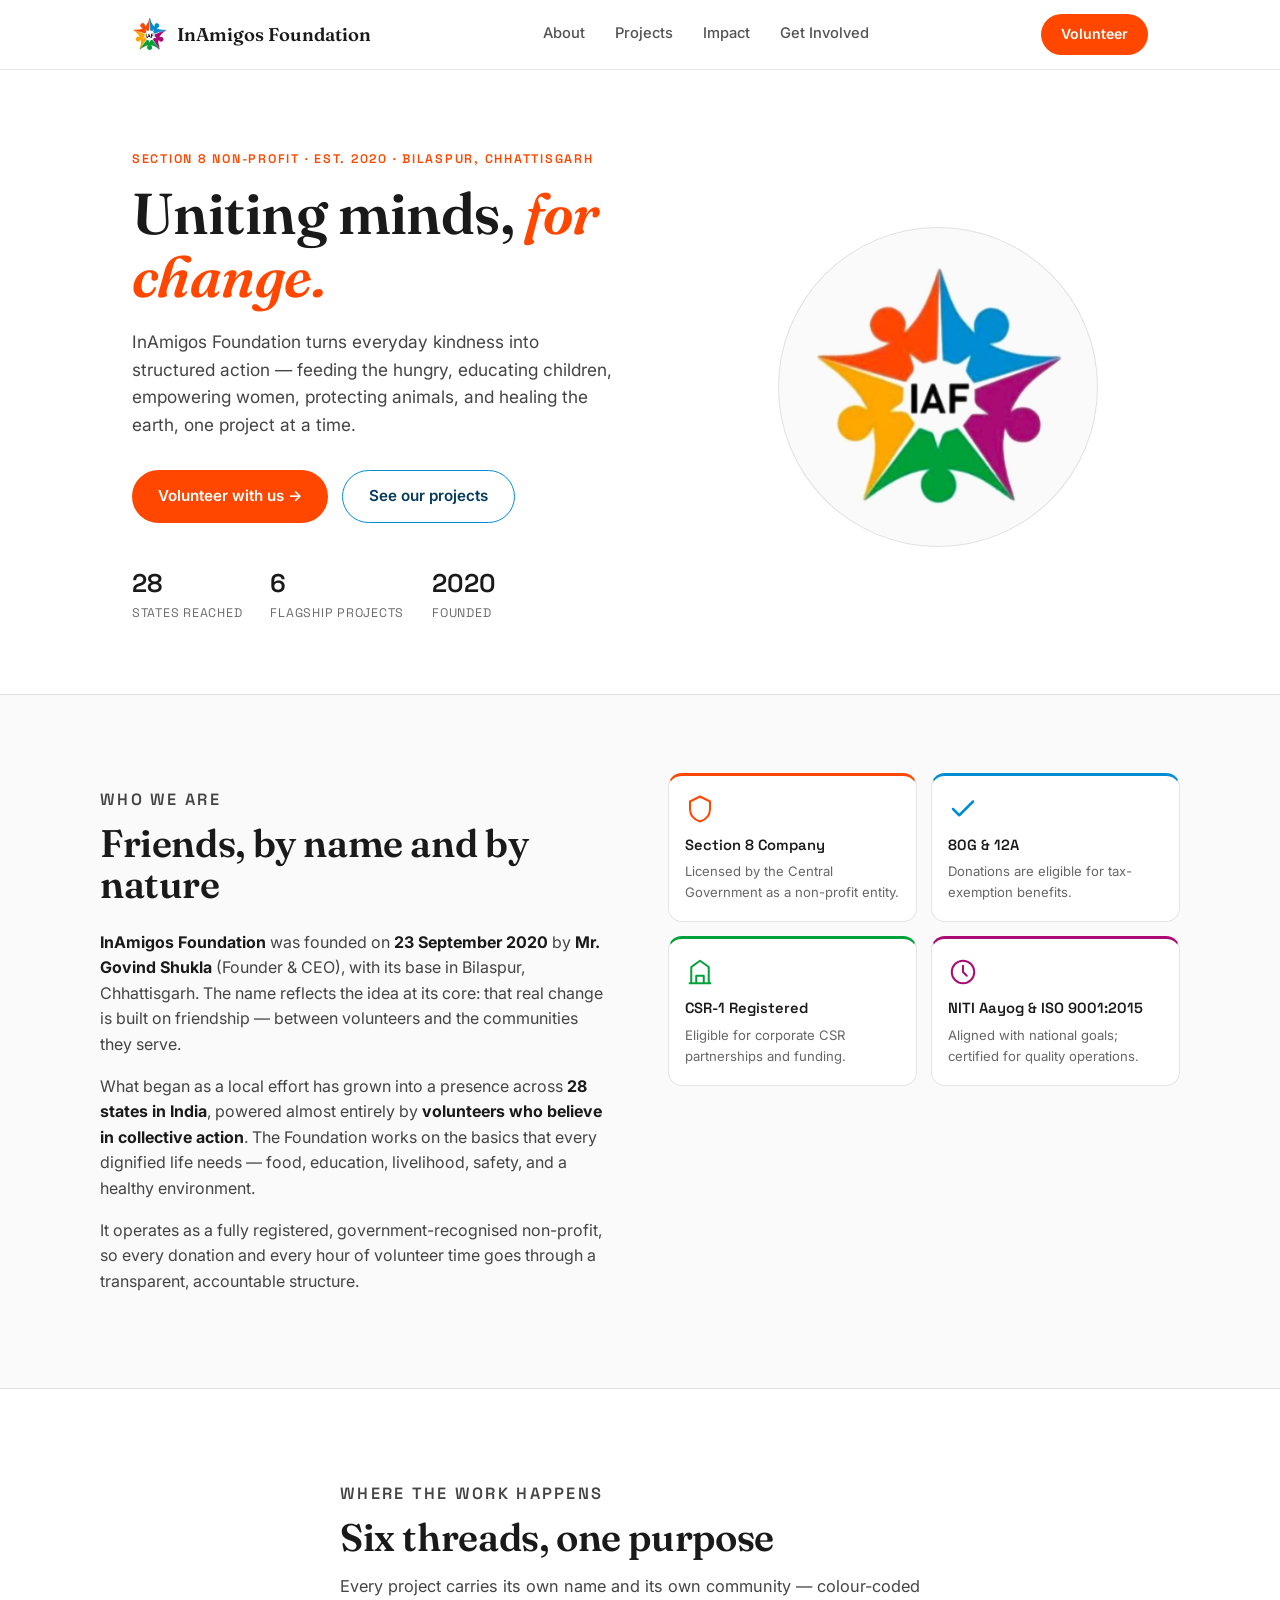
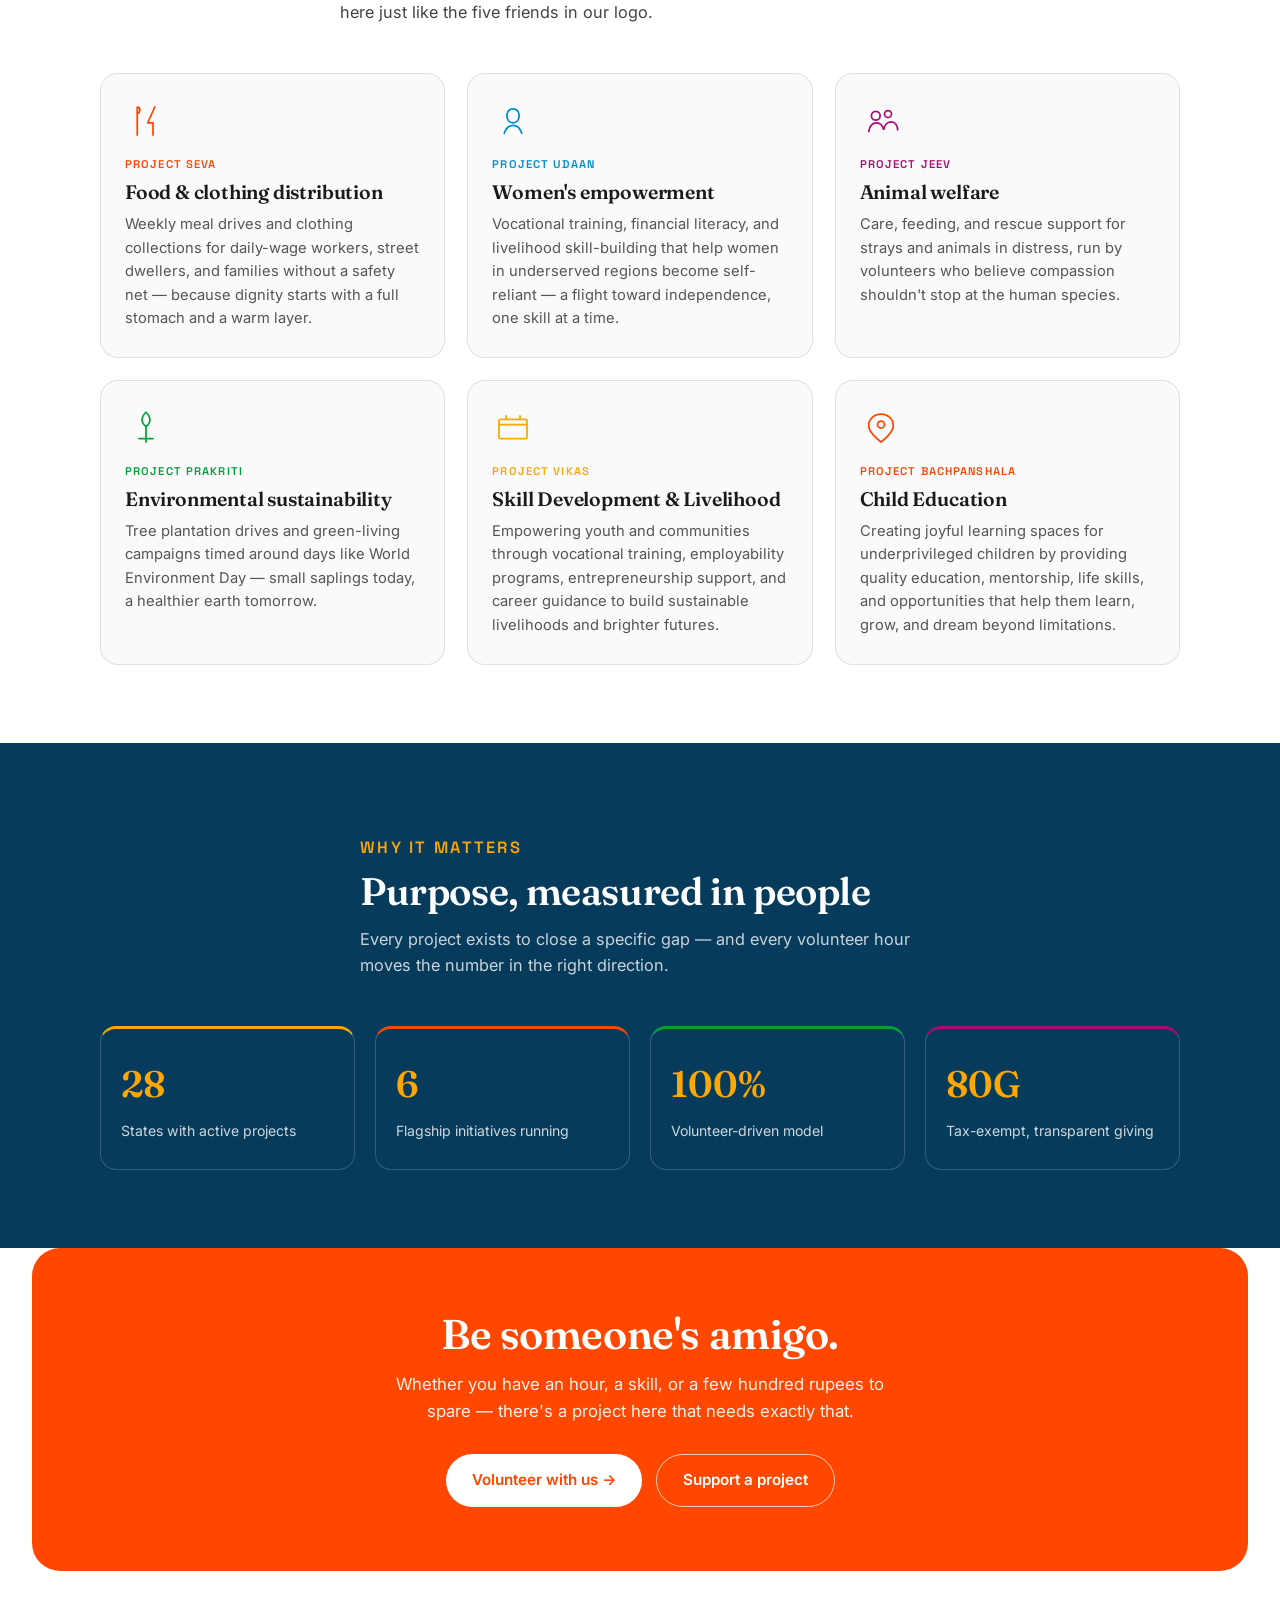
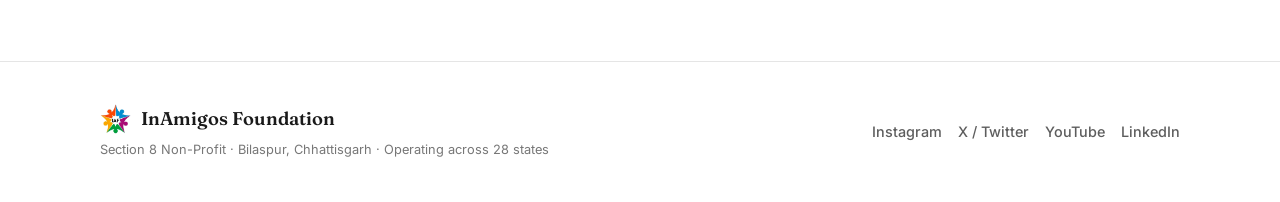
<file: index.html>
<!DOCTYPE html>
<html lang="en">
<head>
<meta charset="UTF-8">
<meta name="viewport" content="width=device-width, initial-scale=1.0">
<title>InAmigos Foundation — Uniting Minds For Change</title>
<link rel="preconnect" href="https://fonts.googleapis.com">
<link rel="preconnect" href="https://fonts.gstatic.com" crossorigin>
<link href="https://fonts.googleapis.com/css2?family=Fraunces:opsz,wght@9..144,400;9..144,500;9..144,600;9..144,700&family=Inter:wght@400;500;600;700&family=Space+Grotesk:wght@500;600&display=swap" rel="stylesheet">
<link rel="stylesheet" href="style.css">
</head>
<body>

<header>
  <nav>
    <div class="logo"><img src="iaf-icon.png" alt="InAmigos Foundation logo"> InAmigos Foundation</div>
    <div class="navlinks">
      <a href="#about">About</a>
      <a href="#projects">Projects</a>
      <a href="#impact">Impact</a>
      <a href="#involved">Get Involved</a>
    </div>
    <a href="#involved" class="nav-cta">Volunteer</a>
  </nav>
</header>

<!-- HERO -->
<section class="hero">
  <div class="hero-grid">
    <div>
      <p class="eyebrow">Section 8 Non-Profit · Est. 2020 · Bilaspur, Chhattisgarh</p>
      <h1>Uniting minds, <em>for change.</em></h1>
      <p class="lede">InAmigos Foundation turns everyday kindness into structured action — feeding the hungry, educating children, empowering women, protecting animals, and healing the earth, one project at a time.</p>
      <div class="hero-ctas">
        <a href="#involved" class="btn btn-primary">Volunteer with us →</a>
        <a href="#projects" class="btn btn-outline">See our projects</a>
      </div>
      <div class="hero-badge-strip">
        <div class="hb-item"><div class="hb-num">28</div><div class="hb-label">States reached</div></div>
        <div class="hb-item"><div class="hb-num">6</div><div class="hb-label">Flagship projects</div></div>
        <div class="hb-item"><div class="hb-num">2020</div><div class="hb-label">Founded</div></div>
      </div>
    </div>
    <div class="hero-visual">
      <div class="ring">
        <img src="iaf-icon.png" alt="The five InAmigos Foundation figures forming a star around the IAF mark">
      </div>
    </div>
  </div>
</section>

<!-- ABOUT -->
<section class="about" id="about">
  <div class="about-grid">
    <div>
      <div class="section-head" style="margin-bottom:24px;">
        <p class="eyebrow">Who we are</p>
        <h2>Friends, by name and by nature</h2>
      </div>
      <div class="about-text">
        <p><strong>InAmigos Foundation</strong> was founded on <strong>23 September 2020</strong> by <strong>Mr. Govind Shukla</strong> (Founder &amp; CEO), with its base in Bilaspur, Chhattisgarh. The name reflects the idea at its core: that real change is built on friendship — between volunteers and the communities they serve.</p>
        <p>What began as a local effort has grown into a presence across <strong>28 states in India</strong>, powered almost entirely by <strong>volunteers who believe in collective action</strong>. The Foundation works on the basics that every dignified life needs — food, education, livelihood, safety, and a healthy environment.</p>
        <p>It operates as a fully registered, government-recognised non-profit, so every donation and every hour of volunteer time goes through a transparent, accountable structure.</p>
      </div>
    </div>
    <div>
      <div class="cert-grid">
        <div class="cert">
          <svg class="cert-icon" viewBox="0 0 24 24" fill="none"><path d="M12 2L4 6v6c0 5 3.5 8.5 8 10 4.5-1.5 8-5 8-10V6l-8-4z" stroke="#FF4700" stroke-width="1.6" stroke-linejoin="round"/></svg>
          <h4>Section 8 Company</h4>
          <p>Licensed by the Central Government as a non-profit entity.</p>
        </div>
        <div class="cert">
          <svg class="cert-icon" viewBox="0 0 24 24" fill="none"><path d="M4 12l5 5L20 6" stroke="#008DD4" stroke-width="2" stroke-linecap="round" stroke-linejoin="round"/></svg>
          <h4>80G &amp; 12A</h4>
          <p>Donations are eligible for tax-exemption benefits.</p>
        </div>
        <div class="cert">
          <svg class="cert-icon" viewBox="0 0 24 24" fill="none"><path d="M3 21h18M5 21V8l7-5 7 5v13M9 21v-6h6v6" stroke="#00A13A" stroke-width="1.6" stroke-linejoin="round"/></svg>
          <h4>CSR-1 Registered</h4>
          <p>Eligible for corporate CSR partnerships and funding.</p>
        </div>
        <div class="cert">
          <svg class="cert-icon" viewBox="0 0 24 24" fill="none"><circle cx="12" cy="12" r="9" stroke="#AB0B75" stroke-width="1.6"/><path d="M12 7v5l3 3" stroke="#AB0B75" stroke-width="1.6" stroke-linecap="round"/></svg>
          <h4>NITI Aayog &amp; ISO 9001:2015</h4>
          <p>Aligned with national goals; certified for quality operations.</p>
        </div>
      </div>
    </div>
  </div>
</section>

<!-- PROJECTS -->
<section id="projects">
  <div class="section-head wrap" style="padding:0;max-width:600px;margin-left:auto;margin-right:auto;margin-bottom:48px;text-align:left;">
    <p class="eyebrow">Where the work happens</p>
    <h2>Six threads, one purpose</h2>
    <p>Every project carries its own name and its own community — colour-coded here just like the five friends in our logo.</p>
  </div>

  <div class="projects-grid">

    <div class="pcard c-orange">
      <svg class="picon" viewBox="0 0 48 48" fill="none"><path d="M14 8v32M14 8c4 0 4 6 0 8M34 8l-8 18h6v14" stroke="#FF4700" stroke-width="2" stroke-linecap="round" stroke-linejoin="round"/></svg>
      <p class="tag">Project SEVA</p>
      <h3>Food &amp; clothing distribution</h3>
      <p>Weekly meal drives and clothing collections for daily-wage workers, street dwellers, and families without a safety net — because dignity starts with a full stomach and a warm layer.</p>
    </div>

    <div class="pcard c-blue">
      <svg class="picon" viewBox="0 0 48 48" fill="none"><path d="M24 10c-7 0-7 8-7 8s0 8 7 8 7-8 7-8-0-8-7-8z" stroke="#008DD4" stroke-width="2"/><path d="M14 38c2-6 6-9 10-9s8 3 10 9" stroke="#008DD4" stroke-width="2" stroke-linecap="round"/></svg>
      <p class="tag">Project Udaan</p>
      <h3>Women's empowerment</h3>
      <p>Vocational training, financial literacy, and livelihood skill-building that help women in underserved regions become self-reliant — a flight toward independence, one skill at a time.</p>
    </div>

    <div class="pcard c-magenta">
      <svg class="picon" viewBox="0 0 48 48" fill="none"><circle cx="18" cy="18" r="5" stroke="#AB0B75" stroke-width="2"/><circle cx="32" cy="16" r="4" stroke="#AB0B75" stroke-width="2"/><path d="M10 36c1-7 5-10 9-10s7 3 8 8c1-6 5-9 9-9s7 4 7 9" stroke="#AB0B75" stroke-width="2" stroke-linecap="round"/></svg>
      <p class="tag">Project Jeev</p>
      <h3>Animal welfare</h3>
      <p>Care, feeding, and rescue support for strays and animals in distress, run by volunteers who believe compassion shouldn't stop at the human species.</p>
    </div>

    <div class="pcard c-green">
      <svg class="picon" viewBox="0 0 48 48" fill="none"><path d="M24 6c6 6 6 12 0 16-6-4-6-10 0-16z" stroke="#00A13A" stroke-width="2" stroke-linejoin="round"/><path d="M24 22v18M16 36h16" stroke="#00A13A" stroke-width="2" stroke-linecap="round"/></svg>
      <p class="tag">Project Prakriti</p>
      <h3>Environmental sustainability</h3>
      <p>Tree plantation drives and green-living campaigns timed around days like World Environment Day — small saplings today, a healthier earth tomorrow.</p>
    </div>
<div class="pcard c-yellow">
  <svg class="picon" viewBox="0 0 48 48" fill="none">
    <rect x="8" y="14" width="32" height="22" rx="2" stroke="#FEA700" stroke-width="2"/>
    <path d="M8 20h32M16 14V10M32 14V10" stroke="#FEA700" stroke-width="2" stroke-linecap="round"/>
  </svg>
  <p class="tag">Project VIKAS</p>
  <h3>Skill Development & Livelihood</h3>
  <p>
    Empowering youth and communities through vocational training, employability programs,
    entrepreneurship support, and career guidance to build sustainable livelihoods and brighter futures.
  </p>
</div>

<div class="pcard c-orange">
  <svg class="picon" viewBox="0 0 48 48" fill="none">
    <path d="M24 8c8 0 14 6 14 13 0 9-14 19-14 19S10 30 10 21c0-7 6-13 14-13z"
          stroke="#FF4700" stroke-width="2" stroke-linejoin="round"/>
    <circle cx="24" cy="20" r="4" stroke="#FF4700" stroke-width="2"/>
  </svg>
  <p class="tag">Project Bachpanshala</p>
  <h3>Child Education</h3>
  <p>
    Creating joyful learning spaces for underprivileged children by providing quality education,
    mentorship, life skills, and opportunities that help them learn, grow, and dream beyond limitations.
  </p>
</div>

  </div>
</section>

<!-- IMPACT -->
<section class="impact" id="impact">
  <div class="section-head wrap" style="padding:0;max-width:560px;margin-left:auto;margin-right:auto;margin-bottom:48px;">
    <p class="eyebrow" style="color:#FEA700;">Why it matters</p>
    <h2>Purpose, measured in people</h2>
    <p>Every project exists to close a specific gap — and every volunteer hour moves the number in the right direction.</p>
  </div>
  <div class="impact-grid">
    <div class="istat"><div class="num">28</div><div class="label">States with active projects</div></div>
    <div class="istat"><div class="num">6</div><div class="label">Flagship initiatives running</div></div>
    <div class="istat"><div class="num">100%</div><div class="label">Volunteer-driven model</div></div>
    <div class="istat"><div class="num">80G</div><div class="label">Tax-exempt, transparent giving</div></div>
  </div>
</section>

<!-- CTA -->
<div class="cta" id="involved">
  <h2>Be someone's amigo.</h2>
  <p>Whether you have an hour, a skill, or a few hundred rupees to spare — there's a project here that needs exactly that.</p>
  <div class="cta-ctas">
    <a href="#" class="btn btn-primary">Volunteer with us →</a>
    <a href="#" class="btn btn-outline">Support a project</a>
  </div>
</div>

<footer>
  <div class="footer-grid">
    <div>
      <div class="logo"><img src="iaf-icon.png" alt="InAmigos Foundation logo"> InAmigos Foundation</div>
      <p class="foot-note">Section 8 Non-Profit · Bilaspur, Chhattisgarh · Operating across 28 states</p>
    </div>
    <div class="social">
      <a href="#">Instagram</a>
      <a href="#">X / Twitter</a>
      <a href="#">YouTube</a>
      <a href="#">LinkedIn</a>
    </div>
  </div>
</footer>

</body>
</html>
</file>
<file: style.css>
/* ======================================
   InAmigos Foundation — Awareness Page
   Stylesheet — colors matched to the
   official IAF star logo
====================================== */

:root{
  --orange:  #FF4700;   /* logo: top-left figure   */
  --blue:    #008DD4;   /* logo: top-right figure  */
  --magenta: #AB0B75;   /* logo: right figure      */
  --green:   #00A13A;   /* logo: bottom figure      */
  --yellow:  #FEA700;   /* logo: left figure        */
  --ink:     #1A1A1A;   /* logo: "IAF" wordmark      */
  --blue-deep: #073B5C; /* darkened blue for contrast sections */
  --paper:   #FFFFFF;
  --card:    #FAFAFA;
  --line:    rgba(0,0,0,0.10);
}

*{margin:0;padding:0;box-sizing:border-box;}

html{scroll-behavior:smooth;}

body{
  background:var(--paper);
  color:var(--ink);
  font-family:'Inter',sans-serif;
  line-height:1.6;
  -webkit-font-smoothing:antialiased;
}

h1,h2,h3{
  font-family:'Fraunces',serif;
  font-weight:600;
  line-height:1.08;
  letter-spacing:-0.01em;
}

.eyebrow{
  font-family:'Space Grotesk',sans-serif;
  font-size:0.78rem;
  font-weight:600;
  letter-spacing:0.14em;
  text-transform:uppercase;
  color:var(--orange);
}

a{color:inherit;text-decoration:none;}
img,svg{display:block;}

.wrap{
  max-width:1080px;
  margin:0 auto;
  padding:0 32px;
}

/* ---------- NAV ---------- */
header{
  position:sticky;top:0;z-index:50;
  background:rgba(255,255,255,0.92);
  backdrop-filter:blur(8px);
  border-bottom:1px solid var(--line);
}
nav{
  display:flex;align-items:center;justify-content:space-between;
  padding:14px 32px;
  max-width:1080px;margin:0 auto;
}
.logo{
  display:flex;align-items:center;gap:10px;
  font-family:'Fraunces',serif;font-weight:600;font-size:1.15rem;
  color:var(--ink);
}
.logo img{height:34px;width:auto;}
.navlinks{display:flex;gap:30px;font-size:0.92rem;font-weight:500;}
.navlinks a{color:var(--ink);opacity:0.75;transition:opacity .2s;}
.navlinks a:hover{opacity:1;}
.nav-cta{
  background:var(--orange);color:#fff;
  padding:9px 20px;border-radius:100px;
  font-size:0.88rem;font-weight:600;
}
@media (max-width:720px){ .navlinks{display:none;} }

/* ---------- HERO ---------- */
.hero{
  padding:80px 32px 70px;
  max-width:1080px;margin:0 auto;
  position:relative;
}
.hero-grid{
  display:grid;grid-template-columns:1.3fr 1fr;gap:48px;align-items:center;
}
.hero h1{
  font-size:clamp(2.3rem,5vw,3.6rem);
  color:var(--ink);
  margin-top:14px;
}
.hero h1 em{
  font-style:italic;color:var(--orange);
}
.hero p.lede{
  margin-top:20px;font-size:1.08rem;max-width:480px;color:#444;
}
.hero-ctas{margin-top:32px;display:flex;gap:14px;flex-wrap:wrap;}
.btn{
  display:inline-flex;align-items:center;gap:8px;
  padding:13px 26px;border-radius:100px;
  font-weight:600;font-size:0.95rem;
  transition:transform .15s ease, box-shadow .15s ease;
}
.btn-primary{background:var(--orange);color:#fff;}
.btn-primary:hover{transform:translateY(-2px);box-shadow:0 8px 20px rgba(255,71,0,0.32);}
.btn-outline{border:1.5px solid var(--blue);color:var(--blue-deep);}
.btn-outline:hover{transform:translateY(-2px);background:rgba(0,141,212,0.08);}

.hero-badge-strip{
  margin-top:40px;display:flex;gap:28px;flex-wrap:wrap;
  font-family:'Space Grotesk',sans-serif;
}
.hb-num{font-size:1.6rem;font-weight:600;color:var(--ink);}
.hb-label{font-size:0.78rem;color:#6b6b6b;text-transform:uppercase;letter-spacing:0.06em;}

.hero-visual{
  position:relative;
  display:flex;align-items:center;justify-content:center;
}
.hero-visual .ring{
  position:relative;
  width:100%;max-width:320px;
  aspect-ratio:1/1;
  border-radius:50%;
  background:var(--card);
  border:1px solid var(--line);
  display:flex;align-items:center;justify-content:center;
  padding:30px;
}
.hero-visual img{width:100%;height:auto;}

/* ---------- SECTION COMMON ---------- */
section{padding:78px 32px;}
.section-head{max-width:600px;margin-bottom:48px;}
.section-head h2{font-size:clamp(1.7rem,3.4vw,2.4rem);color:var(--ink);margin-top:10px;}
.section-head p{margin-top:14px;color:#444;font-size:1.02rem;}

/* ---------- ABOUT ---------- */
.about{background:var(--card);border-top:1px solid var(--line);border-bottom:1px solid var(--line);}
.about-grid{display:grid;grid-template-columns:1fr 1fr;gap:56px;max-width:1080px;margin:0 auto;align-items:start;}
.about-text p{color:#444;margin-bottom:16px;}
.about-text strong{color:var(--ink);}
.cert-grid{display:grid;grid-template-columns:1fr 1fr;gap:14px;}
.cert{
  border:1px solid var(--line);background:var(--paper);
  border-radius:14px;padding:18px 16px;
  border-top:3px solid var(--orange);
}
.cert:nth-child(2){border-top-color:var(--blue);}
.cert:nth-child(3){border-top-color:var(--green);}
.cert:nth-child(4){border-top-color:var(--magenta);}
.cert-icon{width:30px;height:30px;margin-bottom:10px;}
.cert h4{font-family:'Space Grotesk',sans-serif;font-size:0.92rem;font-weight:600;color:var(--ink);}
.cert p{font-size:0.82rem;color:#666;margin-top:4px;}

@media (max-width:760px){ .about-grid{grid-template-columns:1fr;} }

/* ---------- PROJECTS ---------- */
.projects-grid{
  display:grid;grid-template-columns:repeat(3,1fr);gap:22px;
  max-width:1080px;margin:0 auto;
}
.pcard{
  background:var(--card);
  border:1px solid var(--line);
  border-radius:18px;
  padding:26px 24px;
  position:relative;
  overflow:hidden;
  transition:transform .2s ease, box-shadow .2s ease;
}
.pcard:hover{transform:translateY(-4px);box-shadow:0 14px 28px rgba(0,0,0,0.10);}
.pcard .tag{
  font-family:'Space Grotesk',sans-serif;font-size:0.7rem;font-weight:600;
  letter-spacing:0.1em;text-transform:uppercase;
}
.pcard h3{font-size:1.22rem;margin-top:8px;color:var(--ink);}
.pcard p{font-size:0.92rem;color:#555;margin-top:10px;}
.picon{width:42px;height:42px;margin-bottom:14px;}

/* each card keyed to one of the five logo colors, echoing the five figures in the star */
.pcard.c-orange .tag{color:var(--orange);}
.pcard.c-blue .tag{color:var(--blue);}
.pcard.c-magenta .tag{color:var(--magenta);}
.pcard.c-green .tag{color:var(--green);}
.pcard.c-yellow .tag{color:var(--yellow);}

@media (max-width:900px){ .projects-grid{grid-template-columns:repeat(2,1fr);} }
@media (max-width:600px){ .projects-grid{grid-template-columns:1fr;} }

/* ---------- IMPACT ---------- */
.impact{background:var(--blue-deep);color:#fff;}
.impact .section-head h2,.impact .section-head p{color:#fff;}
.impact .section-head p{color:rgba(255,255,255,0.78);}
.impact-grid{
  display:grid;grid-template-columns:repeat(4,1fr);gap:20px;
  max-width:1080px;margin:0 auto;
}
.istat{
  border:1px solid rgba(255,255,255,0.18);
  border-radius:16px;padding:26px 20px;
  border-top:3px solid var(--yellow);
}
.istat:nth-child(2){border-top-color:var(--orange);}
.istat:nth-child(3){border-top-color:var(--green);}
.istat:nth-child(4){border-top-color:var(--magenta);}
.istat .num{font-family:'Fraunces',serif;font-size:2.3rem;font-weight:600;color:var(--yellow);}
.istat .label{margin-top:6px;font-size:0.88rem;color:rgba(255,255,255,0.8);}
@media (max-width:760px){ .impact-grid{grid-template-columns:repeat(2,1fr);} }

/* ---------- CTA ---------- */
.cta{
  text-align:center;
  background:var(--orange);
  border-radius:28px;
  margin:0 32px 90px;
  padding:64px 32px;
  color:#fff;
}
.cta h2{font-size:clamp(1.8rem,4vw,2.6rem);color:#fff;}
.cta p{margin-top:14px;font-size:1.05rem;max-width:520px;margin-left:auto;margin-right:auto;color:rgba(255,255,255,0.92);}
.cta-ctas{margin-top:30px;display:flex;justify-content:center;gap:14px;flex-wrap:wrap;}
.cta .btn-primary{background:#fff;color:var(--orange);}
.cta .btn-outline{border:1.5px solid rgba(255,255,255,0.7);color:#fff;}
.cta .btn-outline:hover{background:rgba(255,255,255,0.12);}

/* ---------- FOOTER ---------- */
footer{
  border-top:1px solid var(--line);
  padding:42px 32px;
}
.footer-grid{
  max-width:1080px;margin:0 auto;
  display:flex;justify-content:space-between;align-items:center;flex-wrap:wrap;gap:18px;
}
.footer-grid .logo img{height:30px;}
.social{display:flex;gap:16px;font-size:0.9rem;font-weight:500;}
.social a{opacity:0.7;transition:opacity .2s;}
.social a:hover{opacity:1;}
.foot-note{font-size:0.8rem;color:#777;margin-top:6px;}

:focus-visible{outline:2px solid var(--blue);outline-offset:3px;}

@media (prefers-reduced-motion: reduce){
  *{transition:none !important;}
}
</file>
